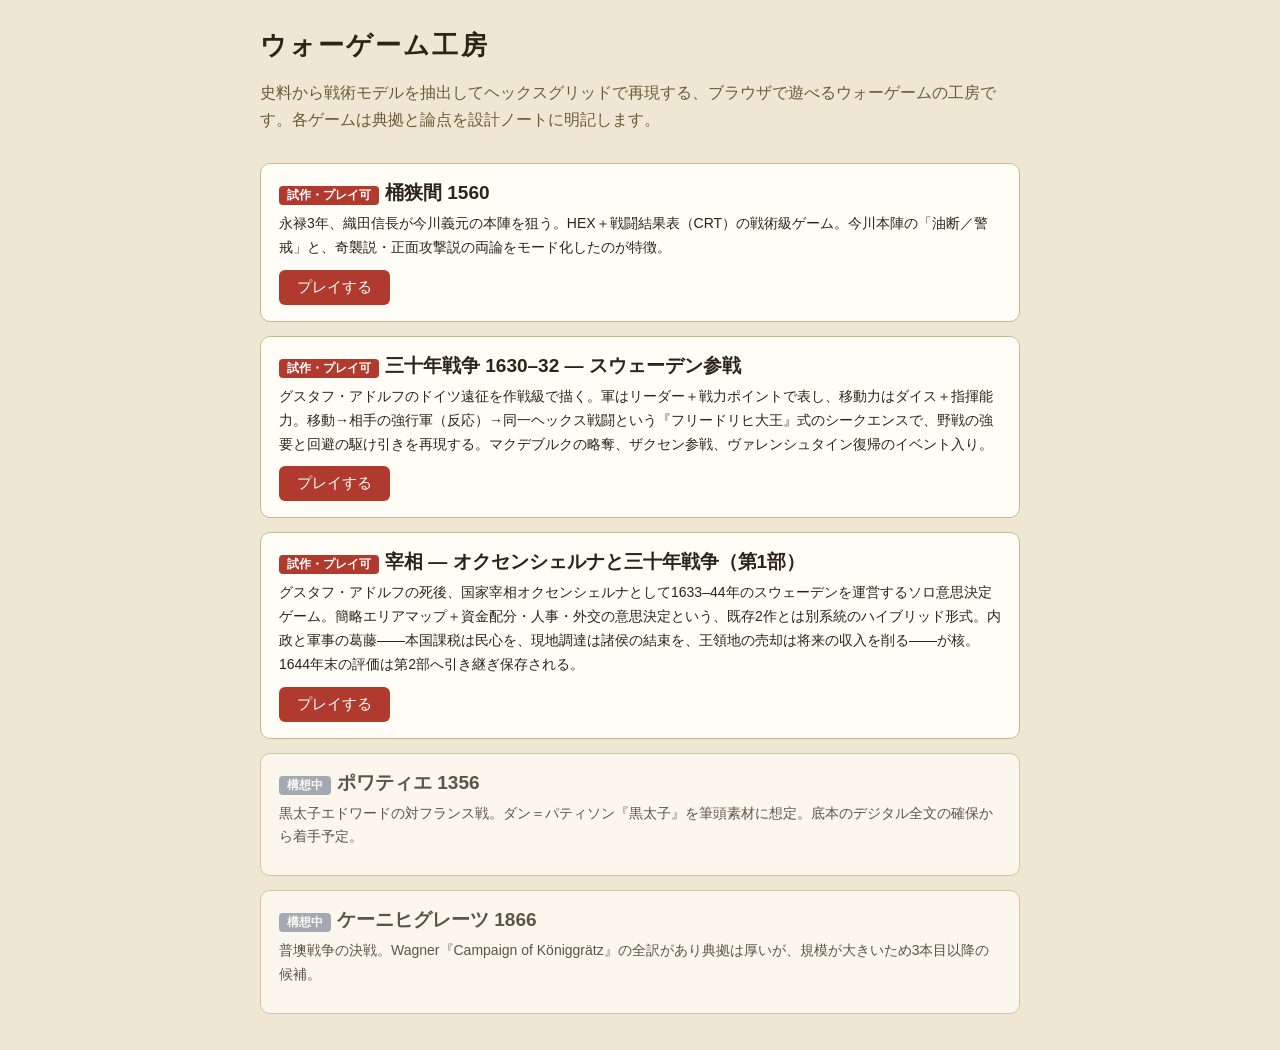
<file: index.html>
<!DOCTYPE html>
<html lang="ja">
<head>
<meta charset="UTF-8">
<meta name="viewport" content="width=device-width, initial-scale=1.0">
<title>ウォーゲーム工房 — Wargame Atelier</title>
<style>
  body { margin: 0; font-family: "Hiragino Kaku Gothic ProN", "Yu Gothic", sans-serif; background: #efe7d3; color: #2b2418; }
  header { padding: 28px 20px 6px; max-width: 760px; margin: 0 auto; }
  h1 { margin: 0; font-size: 26px; letter-spacing: 0.08em; }
  header p { color: #6b5b35; line-height: 1.7; }
  main { max-width: 760px; margin: 0 auto; padding: 8px 20px 36px; display: flex; flex-direction: column; gap: 14px; }
  .game { background: #fffdf6; border: 1px solid #c9b98f; border-radius: 10px; padding: 16px 18px; }
  .game h2 { margin: 0 0 6px; font-size: 19px; }
  .game p { margin: 0 0 10px; line-height: 1.7; font-size: 14px; }
  .tag { display: inline-block; font-size: 12px; background: #b03a2e; color: #fff; border-radius: 4px; padding: 1px 8px; margin-right: 6px; }
  .tag.plan { background: #8a94a6; }
  a.play { display: inline-block; background: #b03a2e; color: #fff; text-decoration: none; padding: 8px 18px; border-radius: 6px; font-size: 15px; }
  .planned { opacity: 0.75; }
</style>
</head>
<body>
<header>
  <h1>ウォーゲーム工房</h1>
  <p>史料から戦術モデルを抽出してヘックスグリッドで再現する、ブラウザで遊べるウォーゲームの工房です。各ゲームは典拠と論点を設計ノートに明記します。</p>
</header>
<main>
  <section class="game">
    <h2><span class="tag">試作・プレイ可</span>桶狭間 1560</h2>
    <p>永禄3年、織田信長が今川義元の本陣を狙う。HEX＋戦闘結果表（CRT）の戦術級ゲーム。今川本陣の「油断／警戒」と、奇襲説・正面攻撃説の両論をモード化したのが特徴。</p>
    <a class="play" href="games/okehazama-1560/">プレイする</a>
  </section>
  <section class="game">
    <h2><span class="tag">試作・プレイ可</span>三十年戦争 1630–32 ― スウェーデン参戦</h2>
    <p>グスタフ・アドルフのドイツ遠征を作戦級で描く。軍はリーダー＋戦力ポイントで表し、移動力はダイス＋指揮能力。移動→相手の強行軍（反応）→同一ヘックス戦闘という『フリードリヒ大王』式のシークエンスで、野戦の強要と回避の駆け引きを再現する。マクデブルクの略奪、ザクセン参戦、ヴァレンシュタイン復帰のイベント入り。</p>
    <a class="play" href="games/thirty-years-war-1630/">プレイする</a>
  </section>
  <section class="game">
    <h2><span class="tag">試作・プレイ可</span>宰相 — オクセンシェルナと三十年戦争（第1部）</h2>
    <p>グスタフ・アドルフの死後、国家宰相オクセンシェルナとして1633–44年のスウェーデンを運営するソロ意思決定ゲーム。簡略エリアマップ＋資金配分・人事・外交の意思決定という、既存2作とは別系統のハイブリッド形式。内政と軍事の葛藤——本国課税は民心を、現地調達は諸侯の結束を、王領地の売却は将来の収入を削る——が核。1644年末の評価は第2部へ引き継ぎ保存される。</p>
    <a class="play" href="games/oxenstierna/">プレイする</a>
  </section>
  <section class="game planned">
    <h2><span class="tag plan">構想中</span>ポワティエ 1356</h2>
    <p>黒太子エドワードの対フランス戦。ダン＝パティソン『黒太子』を筆頭素材に想定。底本のデジタル全文の確保から着手予定。</p>
  </section>
  <section class="game planned">
    <h2><span class="tag plan">構想中</span>ケーニヒグレーツ 1866</h2>
    <p>普墺戦争の決戦。Wagner『Campaign of Königgrätz』の全訳があり典拠は厚いが、規模が大きいため3本目以降の候補。</p>
  </section>
</main>
</body>
</html>
</file>
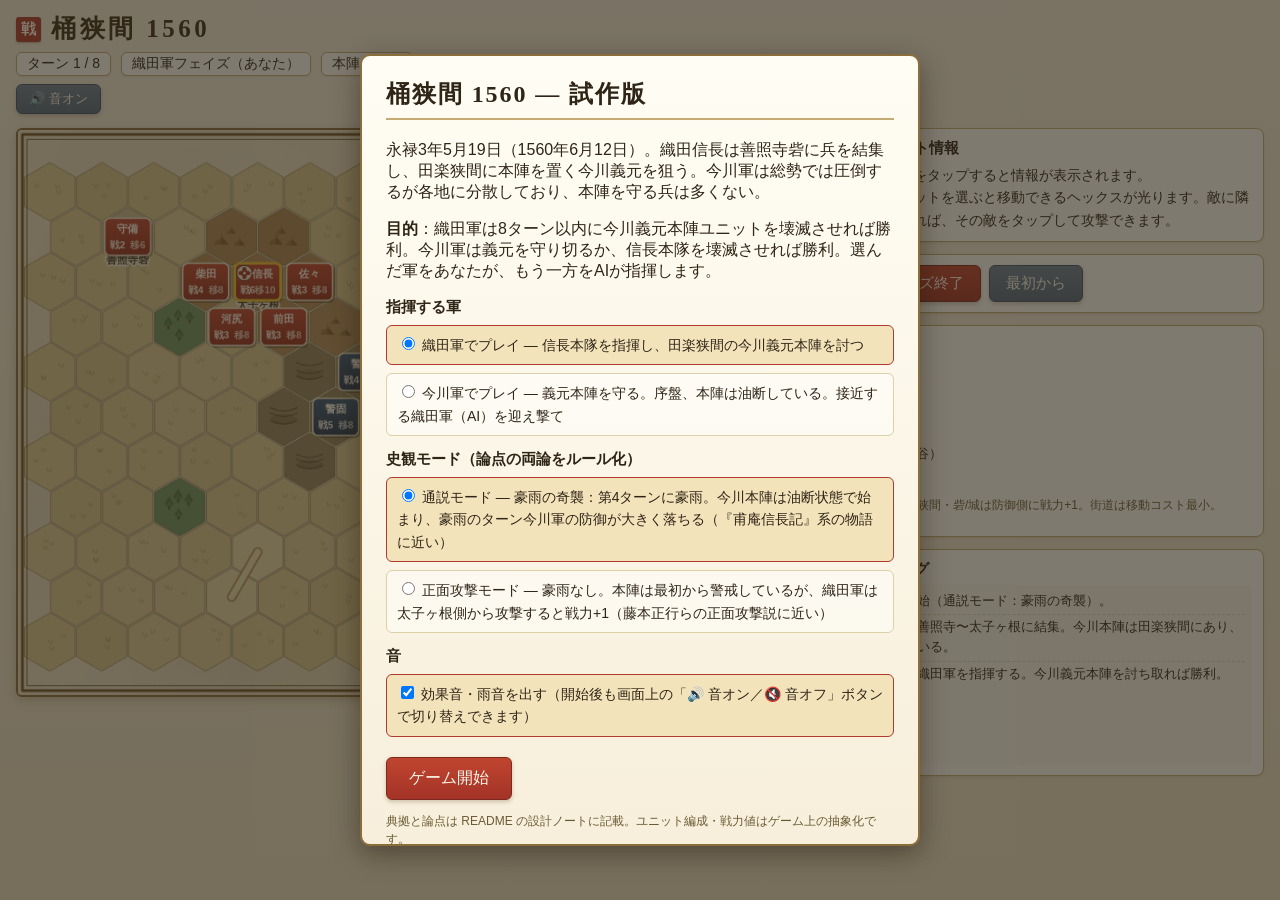
<file: games/okehazama-1560/index.html>
<!DOCTYPE html>
<html lang="ja">
<head>
<meta charset="UTF-8">
<meta name="viewport" content="width=device-width, initial-scale=1.0, user-scalable=no">
<title>桶狭間 1560 — ヘックスウォーゲーム試作</title>
<link rel="stylesheet" href="css/style.css?v=20261124-2">
</head>
<body>
<header>
  <h1>桶狭間 1560</h1>
  <div id="status-bar">
    <span id="turn-info">ターン 1 / 8</span>
    <span id="phase-info">織田軍フェイズ</span>
    <span id="weather-info"></span>
    <span id="alarm-info"></span>
  </div>
  <button id="sound-toggle" type="button">🔊 音オン</button>
</header>

<main>
  <div id="map-wrap">
    <canvas id="map" width="920" height="640"></canvas>
  </div>
  <aside id="panel">
    <section id="unit-info">
      <h2>ユニット情報</h2>
      <p id="unit-detail">ユニットをタップすると情報が表示されます。<br>自軍ユニットを選ぶと移動できるヘックスが光ります。敵に隣接していれば、その敵をタップして攻撃できます。</p>
    </section>
    <section id="controls">
      <button id="end-phase" type="button">フェイズ終了</button>
      <button id="restart" type="button">最初から</button>
    </section>
    <section id="legend">
      <h2>地形</h2>
      <ul>
        <li><span class="sw plain"></span>平地</li>
        <li><span class="sw road"></span>街道</li>
        <li><span class="sw hill"></span>丘陵</li>
        <li><span class="sw woods"></span>林</li>
        <li><span class="sw ravine"></span>狭間（谷）</li>
        <li><span class="sw fort"></span>砦・城</li>
      </ul>
      <p class="note">丘陵・林・狭間・砦/城は防御側に戦力+1。街道は移動コスト最小。</p>
    </section>
    <section id="log-wrap">
      <h2>戦闘ログ</h2>
      <div id="log"></div>
    </section>
  </aside>
</main>

<div id="start-overlay">
  <div class="card">
    <h2>桶狭間 1560 — 試作版</h2>
    <p>永禄3年5月19日（1560年6月12日）。織田信長は善照寺砦に兵を結集し、田楽狭間に本陣を置く今川義元を狙う。今川軍は総勢では圧倒するが各地に分散しており、本陣を守る兵は多くない。</p>
    <p><strong>目的</strong>：織田軍は8ターン以内に今川義元本陣ユニットを壊滅させれば勝利。今川軍は義元を守り切るか、信長本隊を壊滅させれば勝利。選んだ軍をあなたが、もう一方をAIが指揮します。</p>
    <h3>指揮する軍</h3>
    <label><input type="radio" name="side" value="oda" checked> 織田軍でプレイ — 信長本隊を指揮し、田楽狭間の今川義元本陣を討つ</label>
    <label><input type="radio" name="side" value="imagawa"> 今川軍でプレイ — 義元本陣を守る。序盤、本陣は油断している。接近する織田軍（AI）を迎え撃て</label>
    <h3>史観モード（論点の両論をルール化）</h3>
    <label><input type="radio" name="mode" value="rain" checked> 通説モード — 豪雨の奇襲：第4ターンに豪雨。今川本陣は油断状態で始まり、豪雨のターン今川軍の防御が大きく落ちる（『甫庵信長記』系の物語に近い）</label>
    <label><input type="radio" name="mode" value="frontal"> 正面攻撃モード — 豪雨なし。本陣は最初から警戒しているが、織田軍は太子ヶ根側から攻撃すると戦力+1（藤本正行らの正面攻撃説に近い）</label>
    <h3>音</h3>
    <label><input type="checkbox" id="sound-check" checked> 効果音・雨音を出す（開始後も画面上の「🔊 音オン／🔇 音オフ」ボタンで切り替えできます）</label>
    <button id="start-game" type="button">ゲーム開始</button>
    <p class="note">典拠と論点は README の設計ノートに記載。ユニット編成・戦力値はゲーム上の抽象化です。</p>
  </div>
</div>

<div id="end-overlay" class="hidden">
  <div class="card">
    <h2 id="end-title"></h2>
    <p id="end-text"></p>
    <button id="again" type="button">もう一度</button>
  </div>
</div>

<script src="js/scenario.js?v=20261124-2"></script>
<script src="js/sound.js?v=20261124-2"></script>
<script src="js/game.js?v=20261124-2"></script>
</body>
</html>
</file>
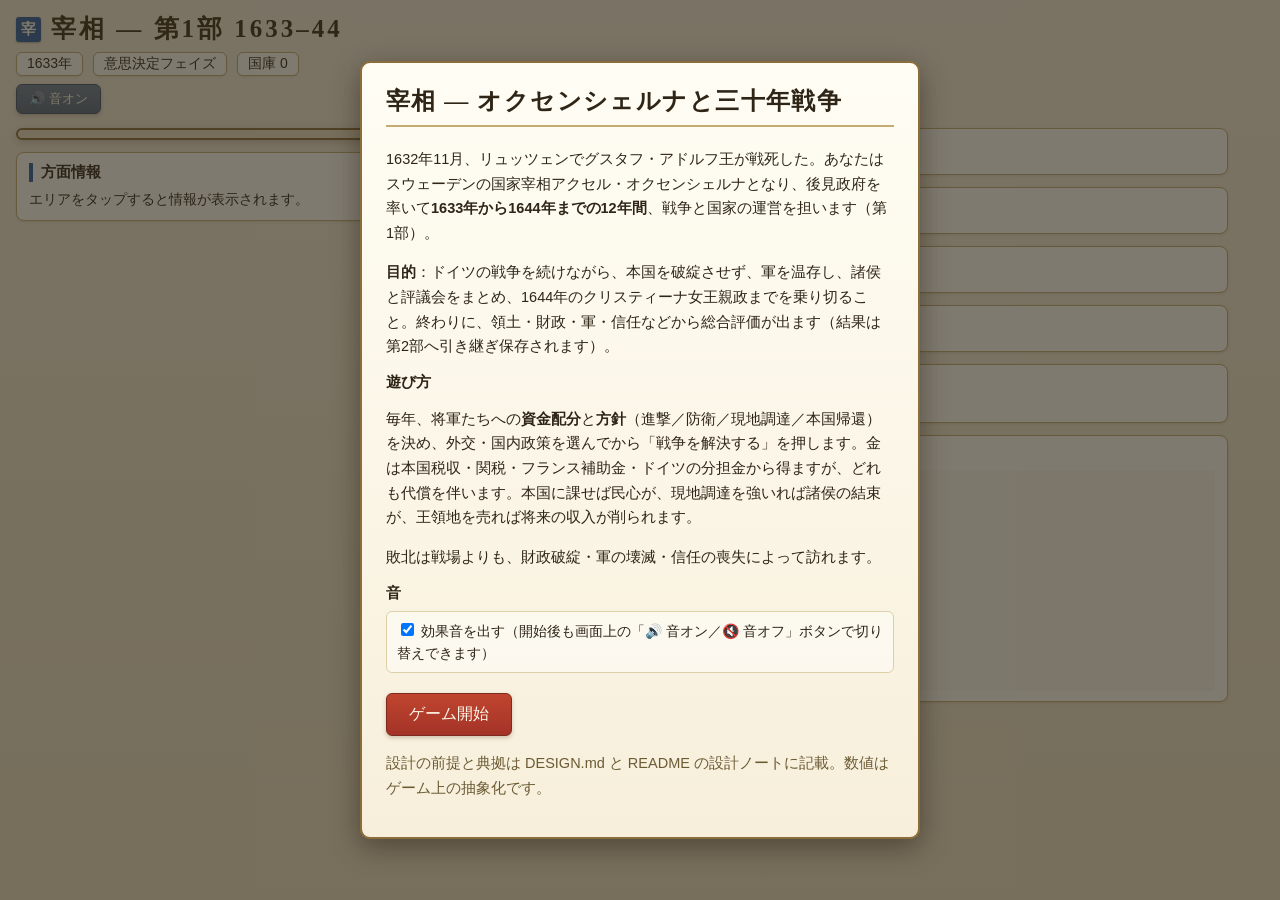
<file: games/oxenstierna/index.html>
<!DOCTYPE html>
<html lang="ja">
<head>
<meta charset="UTF-8">
<meta name="viewport" content="width=device-width, initial-scale=1.0, user-scalable=no">
<title>宰相 — オクセンシェルナと三十年戦争 1633–44（第1部）</title>
<link rel="stylesheet" href="css/style.css?v=20261124-1">
</head>
<body>
<header>
  <h1>宰相 — 第1部 1633–44</h1>
  <div id="status-bar">
    <span id="year-info">1633年</span>
    <span id="phase-info">意思決定フェイズ</span>
    <span id="treasury-info">国庫 0</span>
  </div>
  <button id="sound-toggle" type="button">🔊 音オン</button>
</header>

<main>
  <div id="map-wrap">
    <div id="map"></div>
    <section id="area-box">
      <h2>方面情報</h2>
      <p id="area-info">エリアをタップすると情報が表示されます。</p>
    </section>
  </div>
  <aside id="panel">
    <section id="resources-box">
      <h2>国庫と政情</h2>
      <div id="resources"></div>
    </section>
    <section id="reports-box">
      <h2>将軍たちからの報告</h2>
      <div id="reports"></div>
    </section>
    <section id="decision-box">
      <h2>意思決定</h2>
      <div id="decision-area"></div>
    </section>
    <section id="enemy-box">
      <h2>敵軍の情勢</h2>
      <div id="enemy-info"></div>
    </section>
    <section id="controls">
      <button id="restart" type="button">最初から</button>
    </section>
    <section id="log-wrap">
      <h2>記録</h2>
      <div id="log"></div>
    </section>
  </aside>
</main>

<div id="start-overlay">
  <div class="card">
    <h2>宰相 — オクセンシェルナと三十年戦争</h2>
    <p>1632年11月、リュッツェンでグスタフ・アドルフ王が戦死した。あなたはスウェーデンの国家宰相アクセル・オクセンシェルナとなり、後見政府を率いて<strong>1633年から1644年までの12年間</strong>、戦争と国家の運営を担います（第1部）。</p>
    <p><strong>目的</strong>：ドイツの戦争を続けながら、本国を破綻させず、軍を温存し、諸侯と評議会をまとめ、1644年のクリスティーナ女王親政までを乗り切ること。終わりに、領土・財政・軍・信任などから総合評価が出ます（結果は第2部へ引き継ぎ保存されます）。</p>
    <h3>遊び方</h3>
    <p>毎年、将軍たちへの<strong>資金配分</strong>と<strong>方針</strong>（進撃／防衛／現地調達／本国帰還）を決め、外交・国内政策を選んでから「戦争を解決する」を押します。金は本国税収・関税・フランス補助金・ドイツの分担金から得ますが、どれも代償を伴います。本国に課せば民心が、現地調達を強いれば諸侯の結束が、王領地を売れば将来の収入が削られます。</p>
    <p>敗北は戦場よりも、財政破綻・軍の壊滅・信任の喪失によって訪れます。</p>
    <h3>音</h3>
    <label><input type="checkbox" id="sound-check" checked> 効果音を出す（開始後も画面上の「🔊 音オン／🔇 音オフ」ボタンで切り替えできます）</label>
    <button id="start-game" type="button">ゲーム開始</button>
    <p class="note">設計の前提と典拠は DESIGN.md と README の設計ノートに記載。数値はゲーム上の抽象化です。</p>
  </div>
</div>

<div id="event-overlay" class="hidden">
  <div class="card">
    <h2 id="event-title"></h2>
    <p id="event-text"></p>
    <div id="event-choices"></div>
  </div>
</div>

<div id="end-overlay" class="hidden">
  <div class="card">
    <h2 id="end-title"></h2>
    <div id="end-text"></div>
    <button id="again" type="button">もう一度</button>
  </div>
</div>

<script src="js/scenario.js?v=20261124-1"></script>
<script src="js/sound.js?v=20261124-1"></script>
<script src="js/game.js?v=20261124-1"></script>
</body>
</html>
</file>
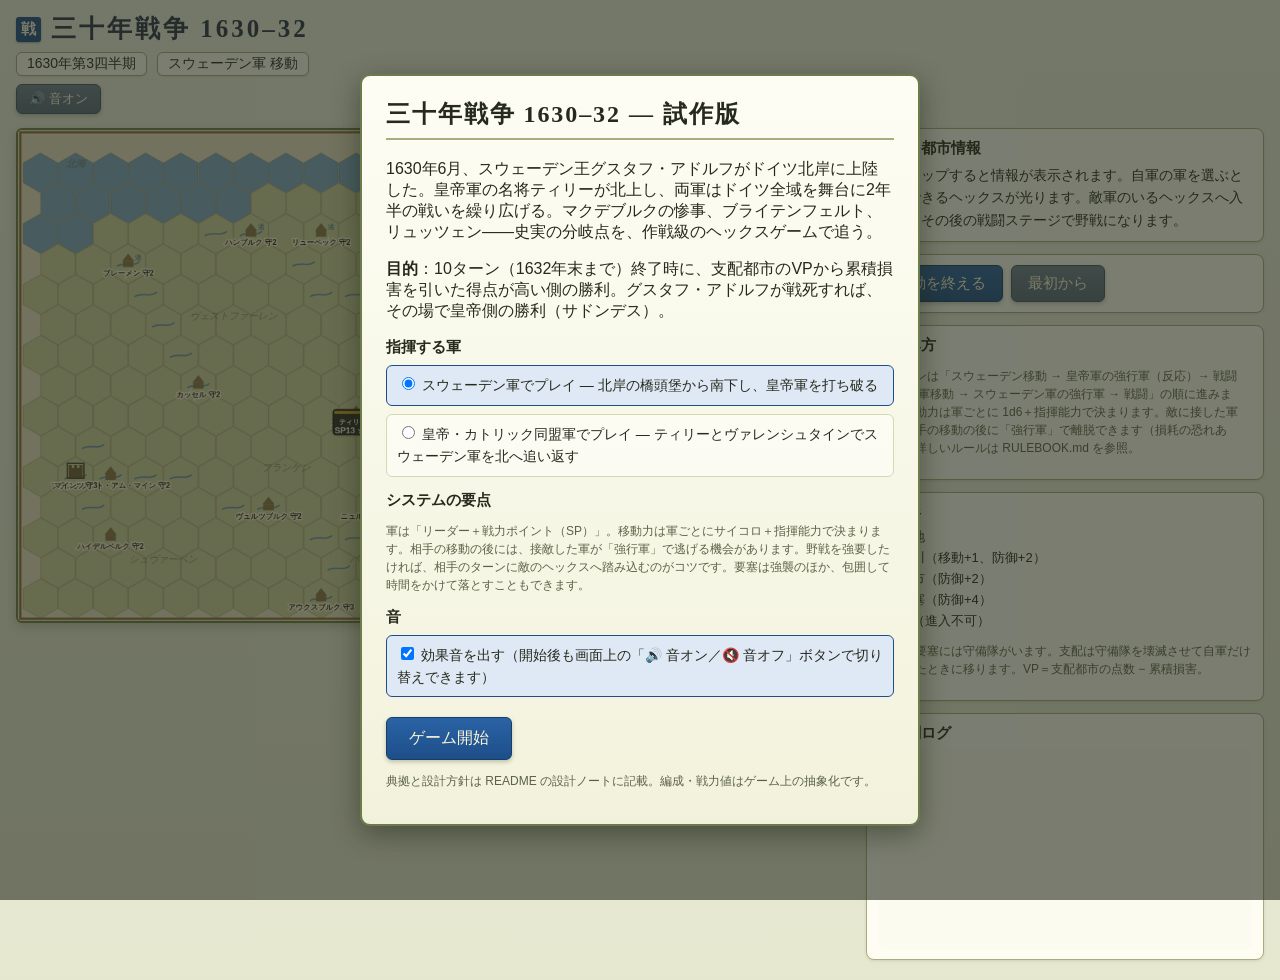
<file: games/thirty-years-war-1630/index.html>
<!DOCTYPE html>
<html lang="ja">
<head>
<meta charset="UTF-8">
<meta name="viewport" content="width=device-width, initial-scale=1.0, user-scalable=no">
<title>三十年戦争 1630–32 — 作戦級ウォーゲーム試作</title>
<link rel="stylesheet" href="css/style.css?v=20261124-1">
</head>
<body>
<header>
  <h1>三十年戦争 1630–32</h1>
  <div id="status-bar">
    <span id="turn-info">1630年第3四半期</span>
    <span id="phase-info">スウェーデン軍 移動</span>
    <span id="vp-info"></span>
    <span id="event-info"></span>
  </div>
  <button id="sound-toggle" type="button">🔊 音オン</button>
</header>

<main>
  <div id="map-wrap">
    <canvas id="map" width="1112" height="654"></canvas>
  </div>
  <aside id="panel">
    <section id="unit-info">
      <h2>軍・都市情報</h2>
      <p id="unit-detail">軍をタップすると情報が表示されます。自軍の軍を選ぶと移動できるヘックスが光ります。敵軍のいるヘックスへ入ると、その後の戦闘ステージで野戦になります。</p>
    </section>
    <section id="storm-box" style="display:none">
      <h2>強襲か包囲か</h2>
      <p id="storm-info"></p>
      <div class="btn-row">
        <button id="storm-btn" type="button">強襲する</button>
        <button id="siege-btn" type="button">包囲を続ける</button>
      </div>
    </section>
    <section id="controls">
      <button id="end-phase" type="button">移動を終える</button>
      <button id="restart" type="button">最初から</button>
    </section>
    <section id="howto">
      <h2>進み方</h2>
      <p class="note">各ターンは「スウェーデン移動 → 皇帝軍の強行軍（反応）→ 戦闘 → 皇帝軍移動 → スウェーデン軍の強行軍 → 戦闘」の順に進みます。移動力は軍ごとに 1d6＋指揮能力で決まります。敵に接した軍は、相手の移動の後に「強行軍」で離脱できます（損耗の恐れあり）。詳しいルールは RULEBOOK.md を参照。</p>
    </section>
    <section id="legend">
      <h2>地形</h2>
      <ul>
        <li><span class="sw plain"></span>平地</li>
        <li><span class="sw river"></span>河川（移動+1、防御+2）</li>
        <li><span class="sw city"></span>都市（防御+2）</li>
        <li><span class="sw fortress"></span>要塞（防御+4）</li>
        <li><span class="sw sea"></span>海（進入不可）</li>
      </ul>
      <p class="note">都市・要塞には守備隊がいます。支配は守備隊を壊滅させて自軍だけが残ったときに移ります。VP＝支配都市の点数 − 累積損害。</p>
    </section>
    <section id="log-wrap">
      <h2>戦闘ログ</h2>
      <div id="log"></div>
    </section>
  </aside>
</main>

<div id="start-overlay">
  <div class="card">
    <h2>三十年戦争 1630–32 — 試作版</h2>
    <p>1630年6月、スウェーデン王グスタフ・アドルフがドイツ北岸に上陸した。皇帝軍の名将ティリーが北上し、両軍はドイツ全域を舞台に2年半の戦いを繰り広げる。マクデブルクの惨事、ブライテンフェルト、リュッツェン――史実の分岐点を、作戦級のヘックスゲームで追う。</p>
    <p><strong>目的</strong>：10ターン（1632年末まで）終了時に、支配都市のVPから累積損害を引いた得点が高い側の勝利。グスタフ・アドルフが戦死すれば、その場で皇帝側の勝利（サドンデス）。</p>
    <h3>指揮する軍</h3>
    <label><input type="radio" name="side" value="sweden" checked> スウェーデン軍でプレイ — 北岸の橋頭堡から南下し、皇帝軍を打ち破る</label>
    <label><input type="radio" name="side" value="imperial"> 皇帝・カトリック同盟軍でプレイ — ティリーとヴァレンシュタインでスウェーデン軍を北へ追い返す</label>
    <h3>システムの要点</h3>
    <p class="note">軍は「リーダー＋戦力ポイント（SP）」。移動力は軍ごとにサイコロ＋指揮能力で決まります。相手の移動の後には、接敵した軍が「強行軍」で逃げる機会があります。野戦を強要したければ、相手のターンに敵のヘックスへ踏み込むのがコツです。要塞は強襲のほか、包囲して時間をかけて落とすこともできます。</p>
    <h3>音</h3>
    <label><input type="checkbox" id="sound-check" checked> 効果音を出す（開始後も画面上の「🔊 音オン／🔇 音オフ」ボタンで切り替えできます）</label>
    <button id="start-game" type="button">ゲーム開始</button>
    <p class="note">典拠と設計方針は README の設計ノートに記載。編成・戦力値はゲーム上の抽象化です。</p>
  </div>
</div>

<div id="end-overlay" class="hidden">
  <div class="card">
    <h2 id="end-title"></h2>
    <p id="end-text"></p>
    <button id="again" type="button">もう一度</button>
  </div>
</div>

<script src="js/scenario.js?v=20261124-1"></script>
<script src="js/sound.js?v=20261124-1"></script>
<script src="js/game.js?v=20261124-1"></script>
</body>
</html>
</file>
<file: games/okehazama-1560/css/style.css>
* { box-sizing: border-box; }
body {
  margin: 0;
  font-family: "Hiragino Kaku Gothic ProN", "Yu Gothic", sans-serif;
  background: linear-gradient(180deg, #f3ecd9 0%, #ece0c2 100%);
  color: #2e2517;
  min-height: 100vh;
}
header {
  padding: 12px 16px 6px;
}
header h1 {
  margin: 0;
  font-family: "Hiragino Mincho ProN", "Yu Mincho", serif;
  font-size: 25px;
  letter-spacing: 0.14em;
  color: #3a2c14;
}
header h1::before {
  content: "戦";
  display: inline-block;
  background: #b03a2e;
  color: #fff8ea;
  font-size: 15px;
  letter-spacing: 0;
  padding: 3px 5px;
  border-radius: 3px;
  margin-right: 10px;
  vertical-align: 3px;
  box-shadow: 0 1px 2px rgba(60, 40, 10, 0.35);
}
#status-bar {
  display: flex;
  flex-wrap: wrap;
  gap: 8px 10px;
  font-size: 14px;
  margin-top: 7px;
}
#status-bar span {
  background: #fffdf4;
  border: 1px solid #c3ab72;
  border-radius: 6px;
  padding: 2px 10px;
  box-shadow: 0 1px 2px rgba(90, 70, 30, 0.12);
}
#status-bar span:empty { display: none; }
main {
  display: flex;
  flex-wrap: wrap;
  gap: 12px;
  padding: 8px 16px 20px;
  align-items: flex-start;
}
#map-wrap {
  flex: 1 1 620px;
  max-width: 940px;
}
canvas#map {
  width: 100%;
  height: auto;
  background: #eadfc0;
  border: 2px solid #8a6d3b;
  border-radius: 6px;
  box-shadow: 0 3px 10px rgba(80, 60, 20, 0.25);
  touch-action: manipulation;
}
#panel {
  flex: 1 1 260px;
  max-width: 420px;
  display: flex;
  flex-direction: column;
  gap: 12px;
}
#panel section {
  background: #fffdf4;
  border: 1px solid #c3ab72;
  border-radius: 8px;
  padding: 10px 12px;
  box-shadow: 0 1px 3px rgba(90, 70, 30, 0.14);
}
#panel h2 {
  margin: 0 0 6px;
  font-size: 15px;
  border-left: 4px solid #b03a2e;
  padding-left: 8px;
}
#unit-detail { margin: 0; font-size: 14px; line-height: 1.6; }
#controls { display: flex; gap: 8px; }
button {
  font-size: 15px;
  padding: 8px 16px;
  border-radius: 6px;
  border: 1px solid #7e2a1e;
  background: linear-gradient(180deg, #c0452f, #a33327);
  color: #fff8ea;
  cursor: pointer;
  box-shadow: 0 2px 4px rgba(80, 50, 15, 0.25);
}
button:active { transform: translateY(1px); box-shadow: 0 1px 2px rgba(80, 50, 15, 0.25); }
button#restart, button#again {
  background: linear-gradient(180deg, #6d8091, #54687c);
  border-color: #42536a;
}
button:disabled { opacity: 0.45; cursor: default; transform: none; }
button#sound-toggle {
  margin-top: 8px;
  font-size: 13px;
  padding: 5px 12px;
  background: linear-gradient(180deg, #6d8091, #54687c);
  border-color: #42536a;
}
#legend ul { list-style: none; margin: 0; padding: 0; font-size: 13px; }
#legend li { margin: 3px 0; }
.sw {
  display: inline-block;
  width: 14px; height: 14px;
  border: 1px solid #77683f;
  border-radius: 3px;
  margin-right: 6px;
  vertical-align: -2px;
}
.sw.plain { background: #dbc98f; }
.sw.road { background: #efdfae; }
.sw.hill { background: #b08954; }
.sw.woods { background: #6a8f5a; }
.sw.ravine { background: #96865f; }
.sw.fort { background: #cbb98d; }
.note { font-size: 12px; color: #6b5b35; line-height: 1.5; }
#log {
  height: 180px;
  overflow-y: auto;
  font-size: 13px;
  line-height: 1.55;
  background: #fbf7ea;
  border-radius: 4px;
  padding: 4px 6px;
}
#log p { margin: 0; padding: 2px 2px 3px; border-bottom: 1px dashed rgba(140, 115, 60, 0.25); }
#log p:last-child { border-bottom: none; }
#start-overlay, #end-overlay {
  position: fixed;
  inset: 0;
  background: rgba(43, 36, 24, 0.6);
  display: flex;
  align-items: center;
  justify-content: center;
  padding: 16px;
  z-index: 10;
}
#end-overlay.hidden { display: none; }
.card {
  background: linear-gradient(180deg, #fffdf4, #f7efdb);
  border: 2px solid #8a6d3b;
  border-radius: 10px;
  box-shadow: 0 8px 28px rgba(30, 22, 8, 0.45);
  max-width: 560px;
  width: 100%;
  padding: 22px 24px;
  max-height: 88vh;
  overflow-y: auto;
}
.card h2 {
  margin-top: 0;
  font-family: "Hiragino Mincho ProN", "Yu Mincho", serif;
  letter-spacing: 0.08em;
  border-bottom: 2px solid #c3ab72;
  padding-bottom: 8px;
}
.card h3 {
  font-size: 15px;
  margin: 14px 0 4px;
}
.card label {
  display: block;
  font-size: 14px;
  line-height: 1.6;
  margin: 8px 0;
  padding: 8px 10px;
  border: 1px solid #ddd0a8;
  border-radius: 6px;
  cursor: pointer;
  background: rgba(255, 255, 255, 0.45);
}
.card label:hover { background: #f6ecd2; }
.card label:has(input:checked) {
  background: #f3e3bb;
  border-color: #b03a2e;
}
.card button { margin-top: 12px; font-size: 16px; padding: 10px 22px; }
</file>
<file: games/oxenstierna/css/style.css>
* { box-sizing: border-box; }
body {
  margin: 0;
  font-family: "Hiragino Kaku Gothic ProN", "Yu Gothic", sans-serif;
  background: linear-gradient(180deg, #f3ecd9 0%, #ece0c2 100%);
  color: #2e2517;
  min-height: 100vh;
}
header { padding: 12px 16px 6px; }
header h1 {
  margin: 0;
  font-family: "Hiragino Mincho ProN", "Yu Mincho", serif;
  font-size: 25px;
  letter-spacing: 0.12em;
  color: #3a2c14;
}
header h1::before {
  content: "宰";
  display: inline-block;
  background: #2c5f9e;
  color: #fff8ea;
  font-size: 15px;
  letter-spacing: 0;
  padding: 3px 5px;
  border-radius: 3px;
  margin-right: 10px;
  vertical-align: 3px;
  box-shadow: 0 1px 2px rgba(60, 40, 10, 0.35);
}
#status-bar {
  display: flex;
  flex-wrap: wrap;
  gap: 8px 10px;
  font-size: 14px;
  margin-top: 7px;
}
#status-bar span {
  background: #fffdf4;
  border: 1px solid #c3ab72;
  border-radius: 6px;
  padding: 2px 10px;
  box-shadow: 0 1px 2px rgba(90, 70, 30, 0.12);
}
#status-bar span:empty { display: none; }
main {
  display: flex;
  flex-wrap: wrap;
  gap: 12px;
  padding: 8px 16px 20px;
  align-items: flex-start;
}
#map-wrap { flex: 1 1 480px; max-width: 720px; }
#map {
  background: #eadfc0;
  border: 2px solid #8a6d3b;
  border-radius: 6px;
  box-shadow: 0 3px 10px rgba(80, 60, 20, 0.25);
  padding: 4px;
}
#map-svg { width: 100%; height: auto; display: block; }
.map-link { stroke: #a68d54; stroke-width: 0.55; stroke-dasharray: 1.6 1.1; }
.map-node { stroke: #5b4a26; stroke-width: 0.55; cursor: pointer; }
.map-sel { fill: none; stroke: #b03a2e; stroke-width: 0.7; }
.map-label {
  font-size: 3.3px;
  text-anchor: middle;
  fill: #3a2c14;
  font-weight: bold;
  pointer-events: none;
}
.map-yield {
  font-size: 2.5px;
  text-anchor: middle;
  fill: #6b5b35;
  pointer-events: none;
}
.chip rect { stroke-width: 0.35; }
.chip text {
  font-size: 2.9px;
  text-anchor: middle;
  pointer-events: none;
}
.chip-sw rect { fill: #2c5f9e; stroke: #e9c33c; }
.chip-sw text { fill: #ffffff; }
.chip-imp rect { fill: #43403a; stroke: #c9a227; }
.chip-imp text { fill: #f3ead2; }
#area-box, #panel section {
  background: #fffdf4;
  border: 1px solid #c3ab72;
  border-radius: 8px;
  padding: 10px 12px;
  box-shadow: 0 1px 3px rgba(90, 70, 30, 0.14);
}
#area-box { margin-top: 12px; }
#area-info { margin: 0; font-size: 14px; line-height: 1.6; }
#panel {
  flex: 1 1 320px;
  max-width: 480px;
  display: flex;
  flex-direction: column;
  gap: 12px;
}
#panel h2, #area-box h2 {
  margin: 0 0 6px;
  font-size: 15px;
  border-left: 4px solid #2c5f9e;
  padding-left: 8px;
}
#reports p, #enemy-info p { margin: 0 0 5px; font-size: 13.5px; line-height: 1.55; }
.res-line { margin: 0 0 5px; font-size: 14px; line-height: 1.55; }
.track {
  display: flex;
  align-items: center;
  gap: 8px;
  margin: 4px 0;
  font-size: 13px;
}
.track-label { flex: 0 0 86px; }
.track-bar {
  flex: 1;
  height: 10px;
  background: #e7dcbc;
  border: 1px solid #b8a26a;
  border-radius: 5px;
  overflow: hidden;
}
.track-fill { display: block; height: 100%; }
.track-val { flex: 0 0 26px; text-align: right; }
.army-card {
  border: 1px solid #ddd0a8;
  border-radius: 8px;
  padding: 8px 10px;
  margin: 0 0 10px;
  background: rgba(255, 255, 255, 0.5);
}
.army-card h3 {
  margin: 0 0 3px;
  font-size: 15px;
  font-family: "Hiragino Mincho ProN", "Yu Mincho", serif;
}
.army-meta { margin: 0 0 3px; font-size: 13px; }
.army-bio { margin: 0 0 6px; }
.fund-row {
  display: flex;
  align-items: center;
  flex-wrap: wrap;
  gap: 5px;
  font-size: 13.5px;
  margin: 4px 0;
}
.fund-val {
  min-width: 26px;
  text-align: center;
  font-weight: bold;
  font-size: 15px;
}
button {
  font-size: 15px;
  padding: 8px 16px;
  border-radius: 6px;
  border: 1px solid #7e2a1e;
  background: linear-gradient(180deg, #c0452f, #a33327);
  color: #fff8ea;
  cursor: pointer;
  box-shadow: 0 2px 4px rgba(80, 50, 15, 0.25);
}
button:active { transform: translateY(1px); box-shadow: 0 1px 2px rgba(80, 50, 15, 0.25); }
button:disabled { opacity: 0.45; cursor: default; transform: none; }
button.mini {
  font-size: 13px;
  padding: 3px 9px;
  background: linear-gradient(180deg, #6d8091, #54687c);
  border-color: #42536a;
}
.dir-row { display: flex; flex-wrap: wrap; gap: 5px; margin: 5px 0 2px; }
.dir-btn {
  font-size: 13.5px;
  padding: 5px 11px;
  background: linear-gradient(180deg, #fdfaf0, #efe4c6);
  color: #3a2c14;
  border: 1px solid #a68d54;
  box-shadow: none;
}
.dir-btn.sel {
  background: linear-gradient(180deg, #2c5f9e, #22497c);
  color: #fff;
  border-color: #1d3a5f;
}
.target-row { font-size: 13.5px; margin: 4px 0 2px; }
.target-row select { font-size: 14px; padding: 3px 6px; max-width: 100%; }
#actions-list h3 { font-size: 14px; margin: 10px 0 5px; }
.action-row {
  display: flex;
  align-items: center;
  gap: 8px;
  margin: 4px 0;
}
.action-btn {
  font-size: 13.5px;
  padding: 5px 11px;
  white-space: nowrap;
  background: linear-gradient(180deg, #7a6a3f, #63552f);
  border-color: #4c3f20;
}
.submit-row {
  display: flex;
  align-items: center;
  justify-content: space-between;
  flex-wrap: wrap;
  gap: 8px;
  margin-top: 10px;
}
#remaining-funds { font-size: 13.5px; font-weight: bold; }
#submit-btn { font-size: 15.5px; padding: 10px 18px; }
button#restart, button#again {
  background: linear-gradient(180deg, #6d8091, #54687c);
  border-color: #42536a;
}
button#sound-toggle {
  margin-top: 8px;
  font-size: 13px;
  padding: 5px 12px;
  background: linear-gradient(180deg, #6d8091, #54687c);
  border-color: #42536a;
}
.note { font-size: 12px; color: #6b5b35; line-height: 1.5; }
#log {
  height: 220px;
  overflow-y: auto;
  font-size: 13px;
  line-height: 1.55;
  background: #fbf7ea;
  border-radius: 4px;
  padding: 4px 6px;
}
#log p { margin: 0; padding: 2px 2px 3px; border-bottom: 1px dashed rgba(140, 115, 60, 0.25); }
#log p:last-child { border-bottom: none; }
#start-overlay, #event-overlay, #end-overlay {
  position: fixed;
  inset: 0;
  background: rgba(43, 36, 24, 0.6);
  display: flex;
  align-items: center;
  justify-content: center;
  padding: 16px;
  z-index: 10;
}
#start-overlay.hidden, #event-overlay.hidden, #end-overlay.hidden { display: none; }
.card {
  background: linear-gradient(180deg, #fffdf4, #f7efdb);
  border: 2px solid #8a6d3b;
  border-radius: 10px;
  box-shadow: 0 8px 28px rgba(30, 22, 8, 0.45);
  max-width: 560px;
  width: 100%;
  padding: 22px 24px;
  max-height: 88vh;
  overflow-y: auto;
}
.card h2 {
  margin-top: 0;
  font-family: "Hiragino Mincho ProN", "Yu Mincho", serif;
  letter-spacing: 0.06em;
  border-bottom: 2px solid #c3ab72;
  padding-bottom: 8px;
}
.card h3 { font-size: 15px; margin: 14px 0 4px; }
.card p { line-height: 1.7; font-size: 14.5px; }
.card label {
  display: block;
  font-size: 14px;
  line-height: 1.6;
  margin: 8px 0;
  padding: 8px 10px;
  border: 1px solid #ddd0a8;
  border-radius: 6px;
  cursor: pointer;
  background: rgba(255, 255, 255, 0.45);
}
.card button { margin-top: 12px; font-size: 16px; padding: 10px 22px; }
.event-choice {
  display: block;
  width: 100%;
  text-align: left;
  margin: 8px 0;
  padding: 10px 12px;
  font-size: 14.5px;
  background: linear-gradient(180deg, #fdfaf0, #f1e5c2);
  color: #2e2517;
  border: 1px solid #a68d54;
  box-shadow: 0 1px 3px rgba(80, 60, 20, 0.2);
}
.event-choice strong { display: block; font-size: 15px; margin-bottom: 2px; }
.event-choice .note { display: block; }
.event-choice:hover { background: #f6ecd2; }
</file>
<file: games/thirty-years-war-1630/css/style.css>
* { box-sizing: border-box; }
body {
  margin: 0;
  font-family: "Hiragino Kaku Gothic ProN", "Yu Gothic", sans-serif;
  background: linear-gradient(180deg, #eef0e2 0%, #e6e7cf 100%);
  color: #262a1c;
  min-height: 100vh;
}
header {
  padding: 12px 16px 6px;
}
header h1 {
  margin: 0;
  font-family: "Hiragino Mincho ProN", "Yu Mincho", serif;
  font-size: 25px;
  letter-spacing: 0.12em;
  color: #26324a;
}
header h1::before {
  content: "戦";
  display: inline-block;
  background: #1d4e89;
  color: #fdf6d8;
  font-size: 15px;
  letter-spacing: 0;
  padding: 3px 5px;
  border-radius: 3px;
  margin-right: 10px;
  vertical-align: 3px;
  box-shadow: 0 1px 2px rgba(30, 40, 60, 0.35);
}
#status-bar {
  display: flex;
  flex-wrap: wrap;
  gap: 8px 10px;
  font-size: 14px;
  margin-top: 7px;
}
#status-bar span {
  background: #fdfdf4;
  border: 1px solid #a9ad7e;
  border-radius: 6px;
  padding: 2px 10px;
  box-shadow: 0 1px 2px rgba(70, 75, 40, 0.12);
}
#status-bar span:empty { display: none; }
main {
  display: flex;
  flex-wrap: wrap;
  gap: 12px;
  padding: 8px 16px 20px;
  align-items: flex-start;
}
#map-wrap {
  flex: 1 1 700px;
  max-width: 1130px;
}
canvas#map {
  width: 100%;
  height: auto;
  background: #e9e2c8;
  border: 2px solid #6d7a4a;
  border-radius: 6px;
  box-shadow: 0 3px 10px rgba(60, 65, 30, 0.25);
  touch-action: manipulation;
}
#panel {
  flex: 1 1 260px;
  max-width: 420px;
  display: flex;
  flex-direction: column;
  gap: 12px;
}
#panel section {
  background: #fdfdf4;
  border: 1px solid #a9ad7e;
  border-radius: 8px;
  padding: 10px 12px;
  box-shadow: 0 1px 3px rgba(70, 75, 40, 0.14);
}
#panel h2 {
  margin: 0 0 6px;
  font-size: 15px;
  border-left: 4px solid #1d4e89;
  padding-left: 8px;
}
#unit-detail, #storm-info { margin: 0; font-size: 14px; line-height: 1.6; }
#controls { display: flex; gap: 8px; flex-wrap: wrap; }
.btn-row { display: flex; gap: 8px; flex-wrap: wrap; margin-top: 8px; }
button {
  font-size: 15px;
  padding: 8px 16px;
  border-radius: 6px;
  border: 1px solid #173d68;
  background: linear-gradient(180deg, #2a63a5, #1d4e89);
  color: #fdf6d8;
  cursor: pointer;
  box-shadow: 0 2px 4px rgba(30, 45, 20, 0.25);
}
button:active { transform: translateY(1px); box-shadow: 0 1px 2px rgba(30, 45, 20, 0.25); }
button#restart, button#again, button#siege-btn {
  background: linear-gradient(180deg, #6d8091, #54687c);
  border-color: #42536a;
}
button#storm-btn {
  background: linear-gradient(180deg, #c0452f, #a33327);
  border-color: #7e2a1e;
}
button:disabled { opacity: 0.45; cursor: default; transform: none; }
button#sound-toggle {
  margin-top: 8px;
  font-size: 13px;
  padding: 5px 12px;
  background: linear-gradient(180deg, #6d8091, #54687c);
  border-color: #42536a;
  color: #fff8ea;
}
#legend ul { list-style: none; margin: 0; padding: 0; font-size: 13px; }
#legend li { margin: 3px 0; }
.sw {
  display: inline-block;
  width: 14px; height: 14px;
  border: 1px solid #77683f;
  border-radius: 3px;
  margin-right: 6px;
  vertical-align: -2px;
}
.sw.plain { background: #cfd2a0; }
.sw.river { background: #a9c6de; }
.sw.city { background: #cbb98d; }
.sw.fortress { background: #6d5b39; }
.sw.sea { background: #7fa8c9; }
.note { font-size: 12px; color: #5c6247; line-height: 1.5; }
#log {
  height: 200px;
  overflow-y: auto;
  font-size: 13px;
  line-height: 1.55;
  background: #fbfbef;
  border-radius: 4px;
  padding: 4px 6px;
}
#log p { margin: 0; padding: 2px 2px 3px; border-bottom: 1px dashed rgba(120, 125, 80, 0.25); }
#log p:last-child { border-bottom: none; }
#start-overlay, #end-overlay {
  position: fixed;
  inset: 0;
  background: rgba(35, 40, 26, 0.6);
  display: flex;
  align-items: center;
  justify-content: center;
  padding: 16px;
  z-index: 10;
}
#end-overlay.hidden { display: none; }
.card {
  background: linear-gradient(180deg, #fdfdf4, #f2f2dc);
  border: 2px solid #6d7a4a;
  border-radius: 10px;
  box-shadow: 0 8px 28px rgba(25, 30, 10, 0.45);
  max-width: 560px;
  width: 100%;
  padding: 22px 24px;
  max-height: 88vh;
  overflow-y: auto;
}
.card h2 {
  margin-top: 0;
  font-family: "Hiragino Mincho ProN", "Yu Mincho", serif;
  letter-spacing: 0.08em;
  border-bottom: 2px solid #a9ad7e;
  padding-bottom: 8px;
}
.card h3 {
  font-size: 15px;
  margin: 14px 0 4px;
}
.card label {
  display: block;
  font-size: 14px;
  line-height: 1.6;
  margin: 8px 0;
  padding: 8px 10px;
  border: 1px solid #d5d8b4;
  border-radius: 6px;
  cursor: pointer;
  background: rgba(255, 255, 255, 0.45);
}
.card label:hover { background: #eef0da; }
.card label:has(input:checked) {
  background: #dfe8f5;
  border-color: #1d4e89;
}
.card button { margin-top: 12px; font-size: 16px; padding: 10px 22px; }
</file>
